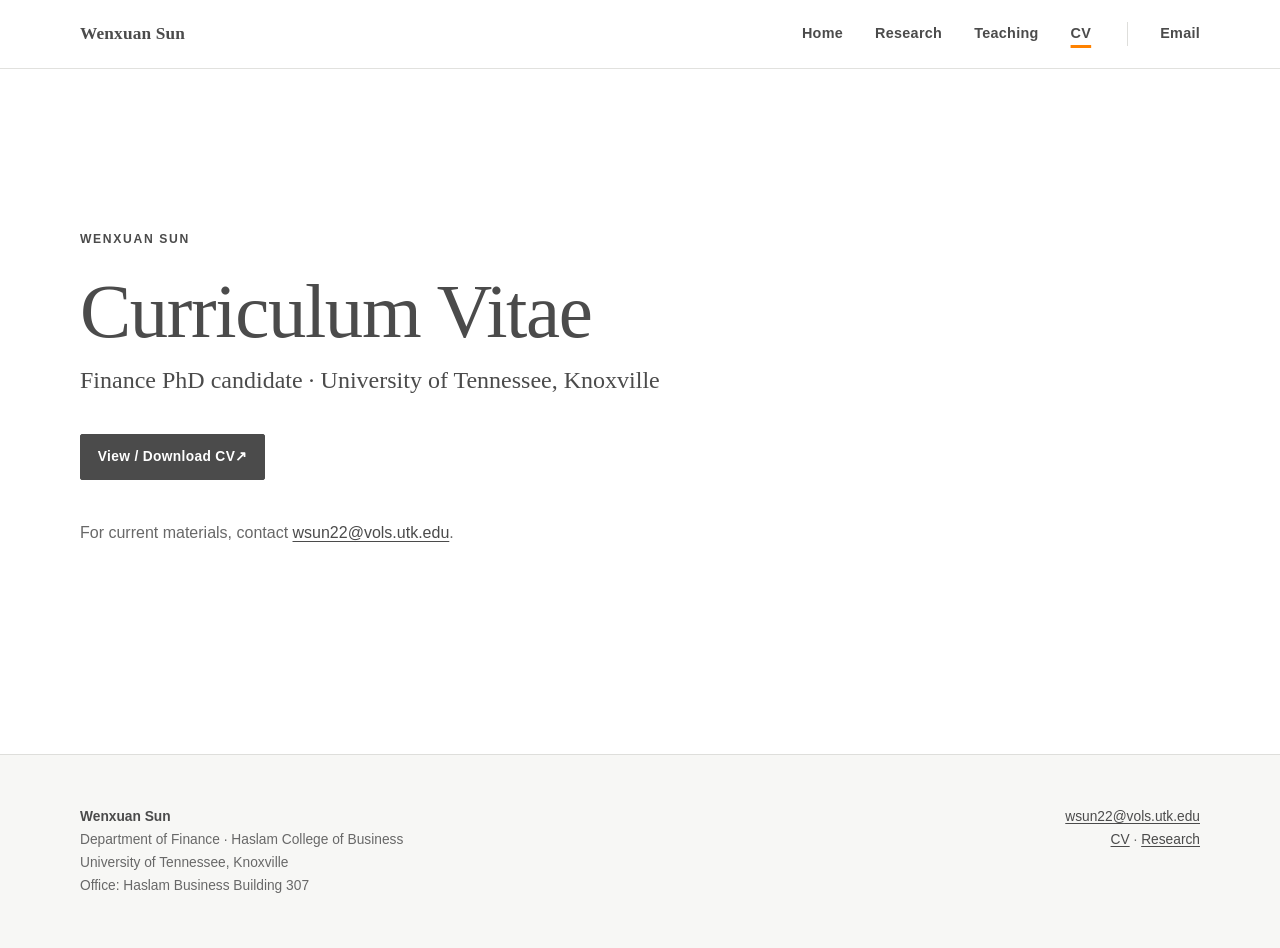
<file: cv.html>
<!doctype html>
<html lang="en">
<head>
  <meta charset="utf-8"><meta name="viewport" content="width=device-width, initial-scale=1"><title>Curriculum Vitae | Wenxuan Sun</title>
  <meta name="description" content="Curriculum vitae of Wenxuan Sun, Finance PhD candidate at the University of Tennessee, Knoxville."><meta name="robots" content="index, follow, max-image-preview:large"><meta property="og:title" content="Curriculum Vitae | Wenxuan Sun"><meta property="og:type" content="website"><meta property="og:url" content="https://wenxuansun22.github.io/cv.html">
  <link rel="canonical" href="https://wenxuansun22.github.io/cv.html">
  <link rel="icon" href="assets/images/favicon.svg" type="image/svg+xml"><link rel="stylesheet" href="assets/css/styles.css"><script src="assets/js/main.js" defer></script>
</head>
<body>
  <a class="skip-link" href="#main-content">Skip to content</a>
  <header class="site-header"><div class="nav-wrap"><a class="site-name" href="index.html">Wenxuan Sun</a><button class="nav-toggle" type="button" aria-expanded="false" aria-controls="primary-nav">Menu</button><nav id="primary-nav" class="primary-nav" aria-label="Primary navigation"><a href="index.html">Home</a><a href="research.html">Research</a><a href="teaching.html">Teaching</a><a href="cv.html" aria-current="page">CV</a><a class="nav-email" href="mailto:wsun22@vols.utk.edu">Email</a></nav></div></header>
  <main id="main-content" class="page-main"><section class="cv-panel section-shell"><p class="eyebrow">Wenxuan Sun</p><h1>Curriculum Vitae</h1><p class="page-intro">Finance PhD candidate · University of Tennessee, Knoxville</p><div class="button-row"><a class="button button-primary optional-file" data-file href="assets/cv/Wenxuan_Sun_CV.pdf" hidden>View / Download CV <span aria-hidden="true">↗</span></a><span class="availability-note" data-file-fallback>The CV PDF will be available here soon.</span></div><p class="cv-contact">For current materials, contact <a href="mailto:wsun22@vols.utk.edu">wsun22@vols.utk.edu</a>.</p></section></main>
  <footer class="site-footer"><div class="footer-inner"><div><strong>Wenxuan Sun</strong><br>Department of Finance · Haslam College of Business<br>University of Tennessee, Knoxville<br>Office: Haslam Business Building 307</div><div class="footer-contact"><a href="mailto:wsun22@vols.utk.edu">wsun22@vols.utk.edu</a><br><a href="cv.html">CV</a> · <a href="research.html">Research</a></div><!-- OPTIONAL SCHOLAR LINK --></div></footer>
</body>
</html>
</file>
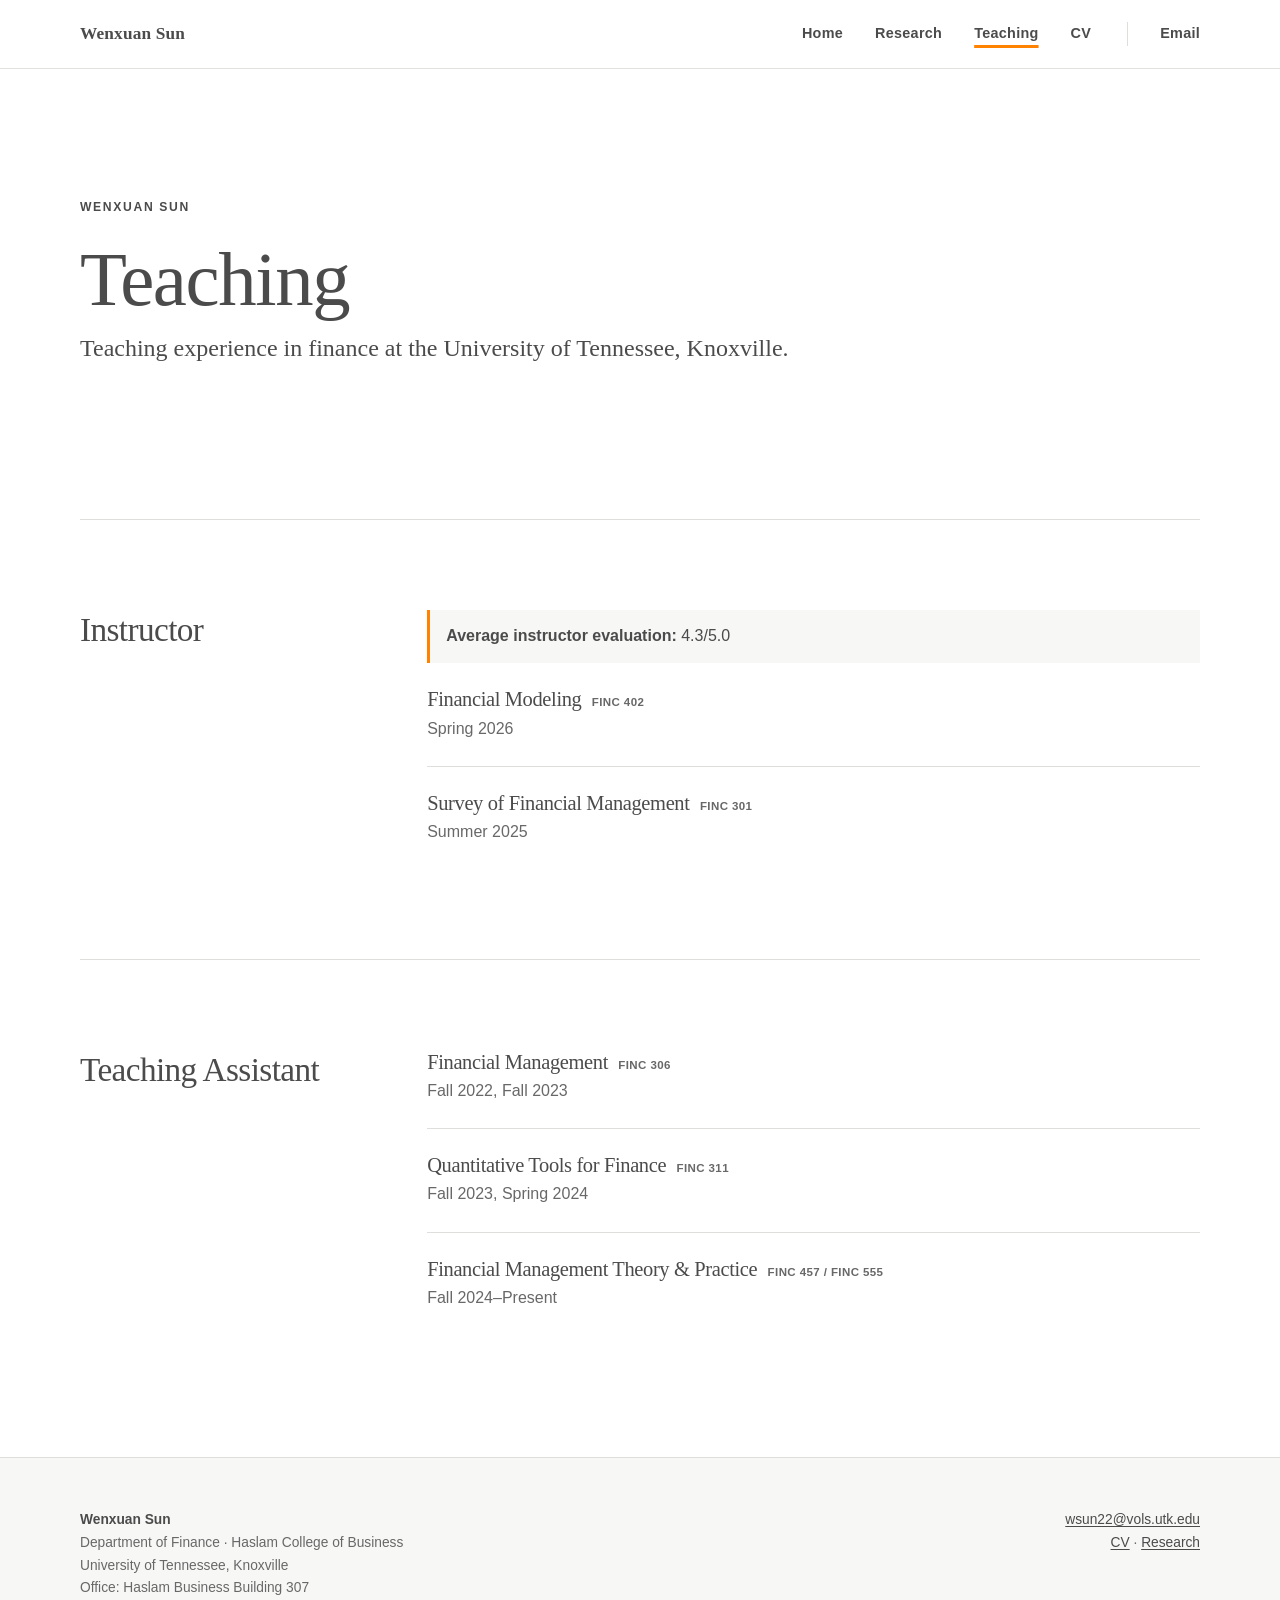
<file: teaching.html>
<!doctype html>
<html lang="en">
<head>
  <meta charset="utf-8"><meta name="viewport" content="width=device-width, initial-scale=1"><title>Teaching | Wenxuan Sun</title>
  <meta name="description" content="Teaching experience of Wenxuan Sun, Finance PhD candidate at the University of Tennessee, Knoxville."><meta name="robots" content="index, follow, max-image-preview:large"><meta property="og:title" content="Teaching | Wenxuan Sun"><meta property="og:type" content="website"><meta property="og:url" content="https://wenxuansun22.github.io/teaching.html">
  <link rel="canonical" href="https://wenxuansun22.github.io/teaching.html">
  <link rel="icon" href="assets/images/favicon.svg" type="image/svg+xml"><link rel="stylesheet" href="assets/css/styles.css"><script src="assets/js/main.js" defer></script>
</head>
<body>
  <a class="skip-link" href="#main-content">Skip to content</a>
  <header class="site-header"><div class="nav-wrap"><a class="site-name" href="index.html">Wenxuan Sun</a><button class="nav-toggle" type="button" aria-expanded="false" aria-controls="primary-nav">Menu</button><nav id="primary-nav" class="primary-nav" aria-label="Primary navigation"><a href="index.html">Home</a><a href="research.html">Research</a><a href="teaching.html" aria-current="page">Teaching</a><a href="cv.html">CV</a><a class="nav-email" href="mailto:wsun22@vols.utk.edu">Email</a></nav></div></header>
  <main id="main-content" class="page-main">
    <header class="page-header section-shell"><p class="eyebrow">Wenxuan Sun</p><h1>Teaching</h1><p class="page-intro">Teaching experience in finance at the University of Tennessee, Knoxville.</p></header>
    <section class="section-shell section-rule teaching-group" aria-labelledby="instructor-heading"><div class="section-label"><h2 id="instructor-heading">Instructor</h2></div><div class="section-content course-list"><p class="credential-note"><strong>Average instructor evaluation:</strong> 4.3/5.0</p><article><h3>Financial Modeling <span class="course-code">FINC 402</span></h3><p>Spring 2026</p></article><article><h3>Survey of Financial Management <span class="course-code">FINC 301</span></h3><p>Summer 2025</p></article></div></section>
    <section class="section-shell section-rule teaching-group" aria-labelledby="ta-heading"><div class="section-label"><h2 id="ta-heading">Teaching Assistant</h2></div><div class="section-content course-list"><article><h3>Financial Management <span class="course-code">FINC 306</span></h3><p>Fall 2022, Fall 2023</p></article><article><h3>Quantitative Tools for Finance <span class="course-code">FINC 311</span></h3><p>Fall 2023, Spring 2024</p></article><article><h3>Financial Management Theory &amp; Practice <span class="course-code">FINC 457 / FINC 555</span></h3><p>Fall 2024–Present</p></article><!-- FUTURE TEACHING MATERIALS: Add verified evaluation or syllabus links here. --></div></section>
  </main>
  <footer class="site-footer"><div class="footer-inner"><div><strong>Wenxuan Sun</strong><br>Department of Finance · Haslam College of Business<br>University of Tennessee, Knoxville<br>Office: Haslam Business Building 307</div><div class="footer-contact"><a href="mailto:wsun22@vols.utk.edu">wsun22@vols.utk.edu</a><br><a href="cv.html">CV</a> · <a href="research.html">Research</a></div><!-- OPTIONAL SCHOLAR LINK --></div></footer>
</body>
</html>
</file>
<file: assets/css/styles.css>
:root {
  --ink: #4b4b4b; --muted: #686868; --accent: #ff8200; --accent-dark: #4b4b4b;
  --paper: #fff; --wash: #f7f7f5; --line: #dededb; --max-width: 1120px;
  --serif: Georgia, "Times New Roman", serif; --sans: Inter, ui-sans-serif, -apple-system, BlinkMacSystemFont, "Segoe UI", sans-serif;
}
* { box-sizing: border-box; }
html { scroll-behavior: smooth; }
body { margin: 0; color: var(--ink); background: var(--paper); font: 16px/1.65 var(--sans); -webkit-font-smoothing: antialiased; }
img { display: block; max-width: 100%; }
a { color: var(--accent-dark); text-decoration-thickness: .08em; text-underline-offset: .18em; }
a:hover { color: var(--ink); text-decoration-color: var(--accent); }
a:focus-visible, button:focus-visible { outline: 3px solid rgba(255,130,0,.55); outline-offset: 4px; }
h1, h2, h3, h4, p { margin-top: 0; }
h1, h2, h3 { font-family: var(--serif); font-weight: 500; line-height: 1.18; letter-spacing: -.018em; }
h1 { font-size: clamp(3rem, 6.5vw, 5.7rem); margin-bottom: .25rem; }
h2 { font-size: clamp(1.55rem, 2.6vw, 2.1rem); }
h3 { font-size: clamp(1.28rem, 2vw, 1.65rem); }
.skip-link { position: fixed; z-index: 100; left: 1rem; top: -5rem; padding: .65rem 1rem; color: #fff; background: var(--ink); }
.skip-link:focus { top: 1rem; }
.site-header { position: sticky; top: 0; z-index: 20; border-bottom: 1px solid rgba(222,222,219,.9); background: rgba(255,255,255,.96); }
.nav-wrap { width: min(calc(100% - 3rem), var(--max-width)); min-height: 68px; margin: auto; display: flex; align-items: center; justify-content: space-between; }
.site-name { color: var(--ink); font: 600 1.08rem var(--serif); text-decoration: none; letter-spacing: .01em; }
.primary-nav { display: flex; align-items: center; gap: 2rem; }
.primary-nav a { color: var(--ink); font-size: .9rem; font-weight: 600; text-decoration: none; letter-spacing: .02em; }
.primary-nav a:hover, .primary-nav a[aria-current="page"] { color: var(--accent-dark); }
.primary-nav a[aria-current="page"] { text-decoration: underline; text-decoration-color: var(--accent); text-underline-offset: .45rem; text-decoration-thickness: 3px; }
.primary-nav .nav-email { margin-left: .25rem; padding-left: 2rem; border-left: 1px solid var(--line); color: var(--accent-dark); }
.nav-toggle { display: none; border: 1px solid var(--line); border-radius: 2px; background: #fff; padding: .45rem .7rem; color: var(--ink); font: 600 .85rem var(--sans); }
.section-shell, .footer-inner { width: min(calc(100% - 3rem), var(--max-width)); margin-inline: auto; }
.hero { min-height: 610px; padding-block: clamp(5rem, 10vw, 8.5rem); display: grid; grid-template-columns: minmax(0, 1fr) 280px; align-items: center; gap: clamp(3rem, 8vw, 7rem); }
.hero-copy { max-width: 790px; }
.eyebrow { margin-bottom: 1.15rem; color: var(--accent-dark); font-size: .76rem; font-weight: 800; letter-spacing: .135em; text-transform: uppercase; }
.hero-role { margin-bottom: .4rem; font: 400 clamp(1.25rem, 2.5vw, 1.65rem)/1.4 var(--serif); color: var(--ink); }
.affiliation { margin: 1.4rem 0 1.05rem; color: var(--muted); font-size: 1.02rem; }
.hero-email { margin-bottom: 1.8rem; }
.headshot-frame { aspect-ratio: 4/5; overflow: hidden; border: 1px solid var(--line); background: var(--wash); padding: .55rem; }
.headshot-frame img { width: 100%; height: 100%; object-fit: cover; object-position: center; filter: saturate(.9); }
.button-row { display: flex; align-items: center; flex-wrap: wrap; gap: .8rem; }
.button { display: inline-flex; align-items: center; justify-content: center; min-height: 45px; padding: .65rem 1.05rem; border: 1px solid var(--accent-dark); border-radius: 2px; font-size: .86rem; font-weight: 750; letter-spacing: .025em; text-decoration: none; }
.button-primary { color: #fff; background: var(--accent-dark); }
.button-primary:hover { color: var(--ink); background: var(--accent); border-color: var(--accent); }
.button-secondary { color: var(--accent-dark); background: #fff; }
.section-rule { display: grid; grid-template-columns: minmax(170px, 1fr) minmax(0, 3fr); gap: clamp(2rem, 7vw, 6rem); padding-block: clamp(4rem, 7vw, 6.5rem); border-top: 1px solid var(--line); }
.section-label h2 { margin-bottom: .5rem; }
.section-content { max-width: 810px; }
.interests { margin-bottom: 2rem; color: var(--ink); }
.research-statement { margin-bottom: 1.2rem; font: 400 clamp(1.4rem, 2.65vw, 2rem)/1.4 var(--serif); color: var(--ink); }
.identity .section-content > p:last-child { max-width: 735px; color: var(--muted); }
.paper-status { display: inline-block; margin-bottom: 1rem; padding: .23rem .52rem; border: 1px solid var(--accent); color: var(--ink); font-size: .7rem; font-weight: 800; letter-spacing: .11em; text-transform: uppercase; }
.featured-paper { padding: clamp(1.5rem, 4vw, 2.5rem); border-left: 3px solid var(--accent); background: var(--wash); }
.featured-paper h3 { margin-bottom: .65rem; font-size: clamp(1.55rem, 3vw, 2.25rem); }
.coauthors { color: var(--muted); font-style: italic; }
.abstract-disclosure { margin-top: 1.4rem; }
.abstract-disclosure summary { cursor: pointer; color: var(--ink); font-size: .76rem; font-weight: 800; letter-spacing: .1em; text-transform: uppercase; }
.abstract-disclosure summary::marker { color: var(--accent); }
.abstract-disclosure p { margin: 1rem 0 0; color: var(--muted); }
.paper-links { display: flex; align-items: center; flex-wrap: wrap; gap: .8rem 1.25rem; margin-top: 1.45rem; }
.text-link { font-size: .85rem; font-weight: 800; letter-spacing: .03em; text-transform: uppercase; }
.availability-note { color: #73777b; font-size: .86rem; font-style: italic; }
.compact-papers article + article { margin-top: 2rem; padding-top: 2rem; border-top: 1px solid var(--line); }
.compact-papers h3 { margin-bottom: .45rem; }
.compact-papers h3 a { color: var(--ink); text-decoration: none; }
.compact-papers h3 a:hover { color: var(--ink); text-decoration: underline; text-decoration-color: var(--accent); }
.compact-papers > p:last-child { margin: 2.4rem 0 0; }
.education-list article + article { margin-top: 1.55rem; }
.education-list h3 { margin-bottom: .2rem; font-size: 1.22rem; }
.education-list p { margin-bottom: 0; color: var(--muted); }
.education-list p span { margin-left: .45rem; color: var(--ink); font-size: .88rem; font-weight: 700; }
.committee-list { display: grid; grid-template-columns: repeat(2, minmax(0, 1fr)); gap: 1rem 2.5rem; }
.committee-list p { margin: 0; padding-bottom: .8rem; border-bottom: 1px solid var(--line); }
.committee-list span { margin-left: .4rem; color: var(--muted); font-size: .8rem; font-weight: 700; text-transform: uppercase; letter-spacing: .05em; }
.academic-details { display: grid; grid-template-columns: repeat(2, minmax(0, 1fr)); gap: 2.5rem; }
.academic-details h3 { margin-bottom: 1rem; font-size: 1.22rem; }
.academic-details p { margin-bottom: .75rem; color: var(--muted); }
.academic-details p span { white-space: nowrap; color: var(--ink); font-size: .88rem; font-weight: 700; }
.page-main { min-height: calc(100vh - 300px); }
.page-header { padding-block: clamp(4.8rem, 10vw, 8rem); }
.page-header h1, .cv-panel h1 { font-size: clamp(2.8rem, 6vw, 4.8rem); }
.page-intro { max-width: 770px; color: var(--ink); font: 400 clamp(1.15rem, 2.3vw, 1.5rem)/1.55 var(--serif); }
.page-header .interests { margin: 2rem 0 0; font-size: .94rem; }
.paper-list .paper { scroll-margin-top: 100px; }
.paper-list .paper + .paper { margin-top: 3.5rem; padding-top: 3.5rem; border-top: 1px solid var(--line); }
.paper h3 { margin-bottom: .55rem; }
.presentations { margin-top: 1.35rem; }
.presentations h4 { margin-bottom: .35rem; font: 800 .73rem var(--sans); letter-spacing: .1em; text-transform: uppercase; }
.presentations ul { margin: 0; padding-left: 1.15rem; color: var(--muted); }
.presentations li + li { margin-top: .2rem; }
.abstract { margin-top: 1.8rem; }
.abstract h4 { margin-bottom: .45rem; font-family: var(--serif); font-size: 1rem; }
.course-list article { padding: 0 0 1.5rem; }
.course-list article + article { padding-top: 1.5rem; border-top: 1px solid var(--line); }
.course-list h3 { margin-bottom: .25rem; font-size: 1.28rem; }
.course-code { margin-left: .35rem; color: var(--muted); font: 700 .72rem var(--sans); letter-spacing: .035em; white-space: nowrap; }
.course-list p { margin: 0; color: var(--muted); }
.course-list .credential-note { margin: 0 0 1.5rem; padding: .85rem 1rem; border-left: 3px solid var(--accent); background: var(--wash); color: var(--ink); }
.cv-panel { min-height: 580px; padding-block: clamp(6rem, 14vw, 10rem); }
.cv-panel .button-row { margin-top: 2.2rem; }
.cv-contact { margin-top: 2.5rem; color: var(--muted); }
.site-footer { margin-top: 2rem; border-top: 1px solid var(--line); background: var(--wash); }
.footer-inner { min-height: 190px; padding-block: 3.2rem; display: flex; justify-content: space-between; gap: 2rem; color: var(--muted); font-size: .86rem; }
.footer-inner strong { color: var(--ink); }
.footer-contact { text-align: right; }
@media (max-width: 760px) {
  .nav-wrap, .section-shell, .footer-inner { width: min(calc(100% - 2rem), var(--max-width)); }
  .nav-wrap { min-height: 60px; } .nav-toggle { display: block; }
  .primary-nav { position: absolute; left: 0; right: 0; top: 60px; display: none; align-items: stretch; gap: 0; padding: .35rem 1rem .75rem; border-bottom: 1px solid var(--line); background: #fff; }
  .primary-nav.is-open { display: flex; flex-direction: column; }
  .primary-nav a { padding: .7rem .25rem; } .primary-nav a[aria-current="page"] { text-underline-offset: .2rem; }
  .primary-nav .nav-email { margin-left: 0; padding-left: .25rem; border-left: 0; border-top: 1px solid var(--line); }
  .hero { min-height: auto; grid-template-columns: 1fr; padding-block: 4.7rem; }
  .hero:has(.headshot-frame:not([hidden])) { grid-template-columns: minmax(0, 1fr) 120px; gap: 1.2rem; align-items: start; }
  .headshot-frame { margin-top: 1rem; padding: .25rem; }
  .section-rule { grid-template-columns: 1fr; gap: 1.25rem; padding-block: 3.5rem; }
  .section-label h2 { margin-bottom: 0; } .featured-paper { padding: 1.25rem; }
  .footer-inner { min-height: 0; flex-direction: column; } .footer-contact { text-align: left; }
}
@media (max-width: 460px) { .hero:has(.headshot-frame:not([hidden])) { grid-template-columns: 1fr; } .headshot-frame { width: min(220px, 70vw); } h1 { font-size: 3.25rem; } .button { width: 100%; } .committee-list, .academic-details { grid-template-columns: 1fr; } }
@media (prefers-reduced-motion: reduce) { html { scroll-behavior: auto; } }
@media print { .site-header, .site-footer, .button-row { display: none; } body { color: #000; } }
</file>
